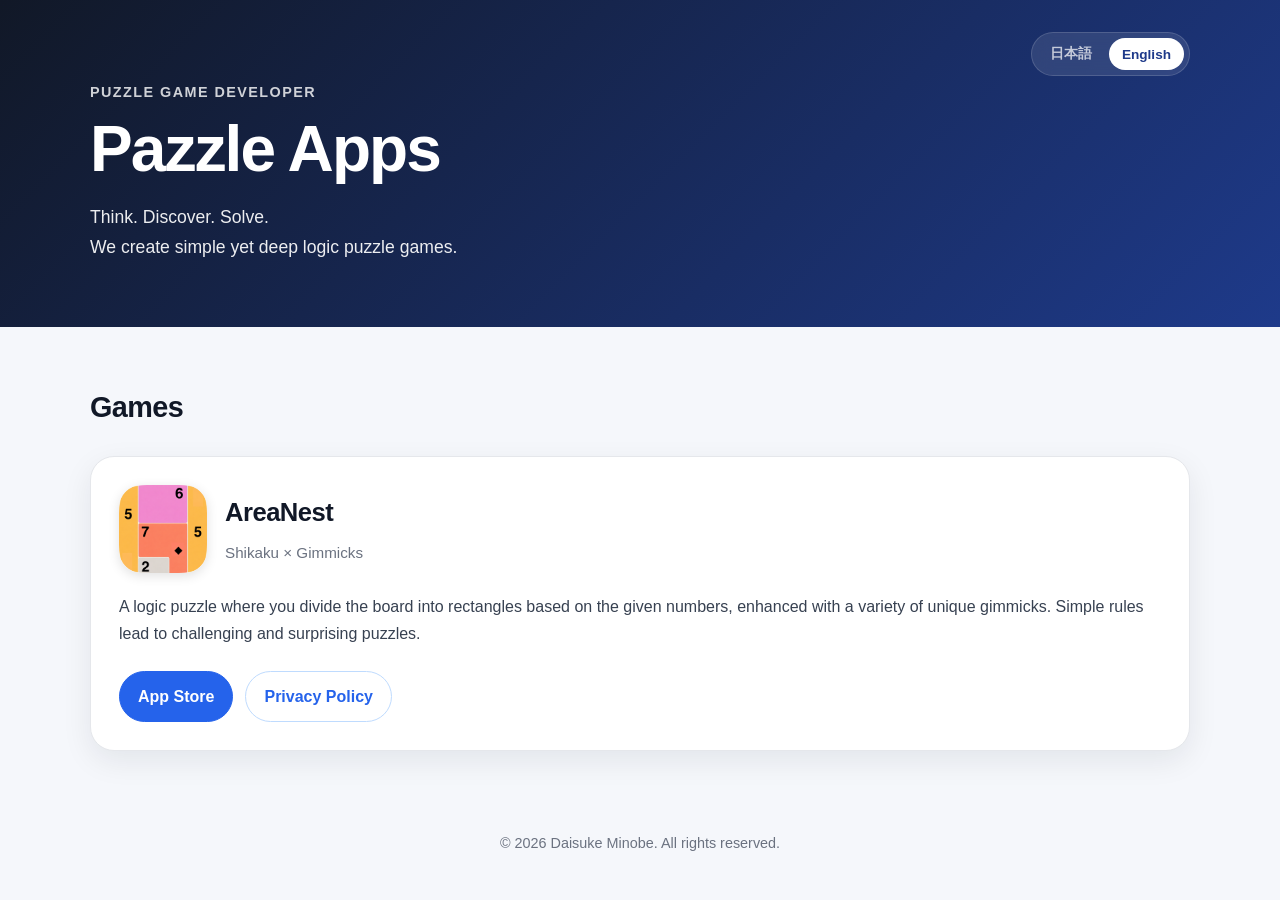
<file: index.html>
<!DOCTYPE html>
<html lang="ja">

<head>
  <meta charset="UTF-8">

  <meta
    name="viewport"
    content="width=device-width, initial-scale=1.0"
  >

  <title>Pazzle Apps</title>

  <meta
    name="description"
    content="Pazzle Appsは、シンプルで奥深いロジックパズルゲームを開発しています。"
  >

  <link
    rel="stylesheet"
    href="./style.css"
  >
</head>


<body>

  <!-- =========================
       Header
  ========================== -->

  <header class="hero">

    <div class="container hero-container">

      <!-- Language Switcher -->
      <div class="language-switcher">

        <button
          id="lang-ja"
          type="button"
          onclick="setLanguage('ja')"
        >
          日本語
        </button>

        <button
          id="lang-en"
          type="button"
          onclick="setLanguage('en')"
        >
          English
        </button>

      </div>


      <p
        class="eyebrow"
        data-ja="パズルゲーム開発"
        data-en="PUZZLE GAME DEVELOPER"
      >
        パズルゲーム開発
      </p>


      <h1>Pazzle Apps</h1>


      <p class="lead">

        <span
          data-ja="考える。ひらめく。解き明かす。"
          data-en="Think. Discover. Solve."
        >
          考える。ひらめく。解き明かす。
        </span>

        <br>

        <span
          data-ja="シンプルだけど奥深い、ロジックパズルゲームを開発しています。"
          data-en="We create simple yet deep logic puzzle games."
        >
          シンプルだけど奥深い、ロジックパズルゲームを開発しています。
        </span>

      </p>

    </div>

  </header>



  <!-- =========================
       Main
  ========================== -->

  <main class="container">

    <section class="section">

      <h2
        data-ja="ゲーム"
        data-en="Games"
      >
        ゲーム
      </h2>


      <div class="app-grid">


        <!-- AreaNest -->
        <article class="app-card">

          <div class="app-header">

            <img
              src="./images/areanest-icon.png"
              alt="AreaNest"
              class="app-icon"
            >


            <div>

              <h3>
                AreaNest
              </h3>

              <p class="tagline">
                Shikaku × Gimmicks
              </p>

            </div>

          </div>


          <p
            class="app-description"
            data-ja="数字が示す面積になるように盤面を長方形に分けていくロジックパズルに、さまざまなギミックを追加。シンプルなルールから生まれる、ひとクセある問題を楽しめます。"
            data-en="A logic puzzle where you divide the board into rectangles based on the given numbers, enhanced with a variety of unique gimmicks. Simple rules lead to challenging and surprising puzzles."
          >
            数字が示す面積になるように盤面を長方形に分けていくロジックパズルに、
            さまざまなギミックを追加。
            シンプルなルールから生まれる、ひとクセある問題を楽しめます。
          </p>


          <div class="app-links">

            <a
              class="button primary"
              href="https://apps.apple.com/us/app/areanest/id6801860560"
              target="_blank"
              rel="noopener noreferrer"
            >
              App Store
            </a>


            <a
              class="button secondary"
              href="./PrivacyPolicy_AreaNest.html"
              data-ja="プライバシーポリシー"
              data-en="Privacy Policy"
            >
              プライバシーポリシー
            </a>

          </div>

        </article>


      </div>

    </section>

  </main>



  <!-- =========================
       Footer
  ========================== -->

  <footer class="footer">

    <div class="container">

      <p>
        © 2026 Daisuke Minobe.
        <span
          data-ja="All rights reserved."
          data-en="All rights reserved."
        >
          All rights reserved.
        </span>
      </p>

    </div>

  </footer>



  <!-- =========================
       Language Script
  ========================== -->

  <script>

    function setLanguage(lang) {

      // HTML language setting
      document.documentElement.lang = lang;


      // Replace text
      const elements =
        document.querySelectorAll(
          '[data-ja][data-en]'
        );

      elements.forEach(function(element) {

        if (lang === 'ja') {
          element.textContent =
            element.dataset.ja;
        }
        else {
          element.textContent =
            element.dataset.en;
        }

      });


      // Save selected language
      try {

        localStorage.setItem(
          'pazzleAppsLanguage',
          lang
        );

      }
      catch (error) {

        // Ignore if localStorage is unavailable

      }


      // Button appearance
      const jaButton =
        document.getElementById('lang-ja');

      const enButton =
        document.getElementById('lang-en');


      jaButton.classList.toggle(
        'active',
        lang === 'ja'
      );

      enButton.classList.toggle(
        'active',
        lang === 'en'
      );


      jaButton.setAttribute(
        'aria-pressed',
        lang === 'ja'
      );

      enButton.setAttribute(
        'aria-pressed',
        lang === 'en'
      );


      // Meta description
      const description =
        document.querySelector(
          'meta[name="description"]'
        );

      if (description) {

        if (lang === 'ja') {

          description.setAttribute(
            'content',
            'Pazzle Appsは、シンプルで奥深いロジックパズルゲームを開発しています。'
          );

        }
        else {

          description.setAttribute(
            'content',
            'Pazzle Apps creates simple yet deep logic puzzle games.'
          );

        }

      }

    }



    function getInitialLanguage() {

      // Use saved language first
      try {

        const savedLanguage =
          localStorage.getItem(
            'pazzleAppsLanguage'
          );

        if (
          savedLanguage === 'ja' ||
          savedLanguage === 'en'
        ) {
          return savedLanguage;
        }

      }
      catch (error) {

        // Ignore if localStorage is unavailable

      }


      // Otherwise use browser language
      const browserLanguage =
        navigator.language ||
        navigator.userLanguage ||
        'en';


      if (
        browserLanguage
          .toLowerCase()
          .startsWith('ja')
      ) {
        return 'ja';
      }


      return 'en';

    }


    // Initialize
    setLanguage(
      getInitialLanguage()
    );

  </script>


</body>

</html>
</file>
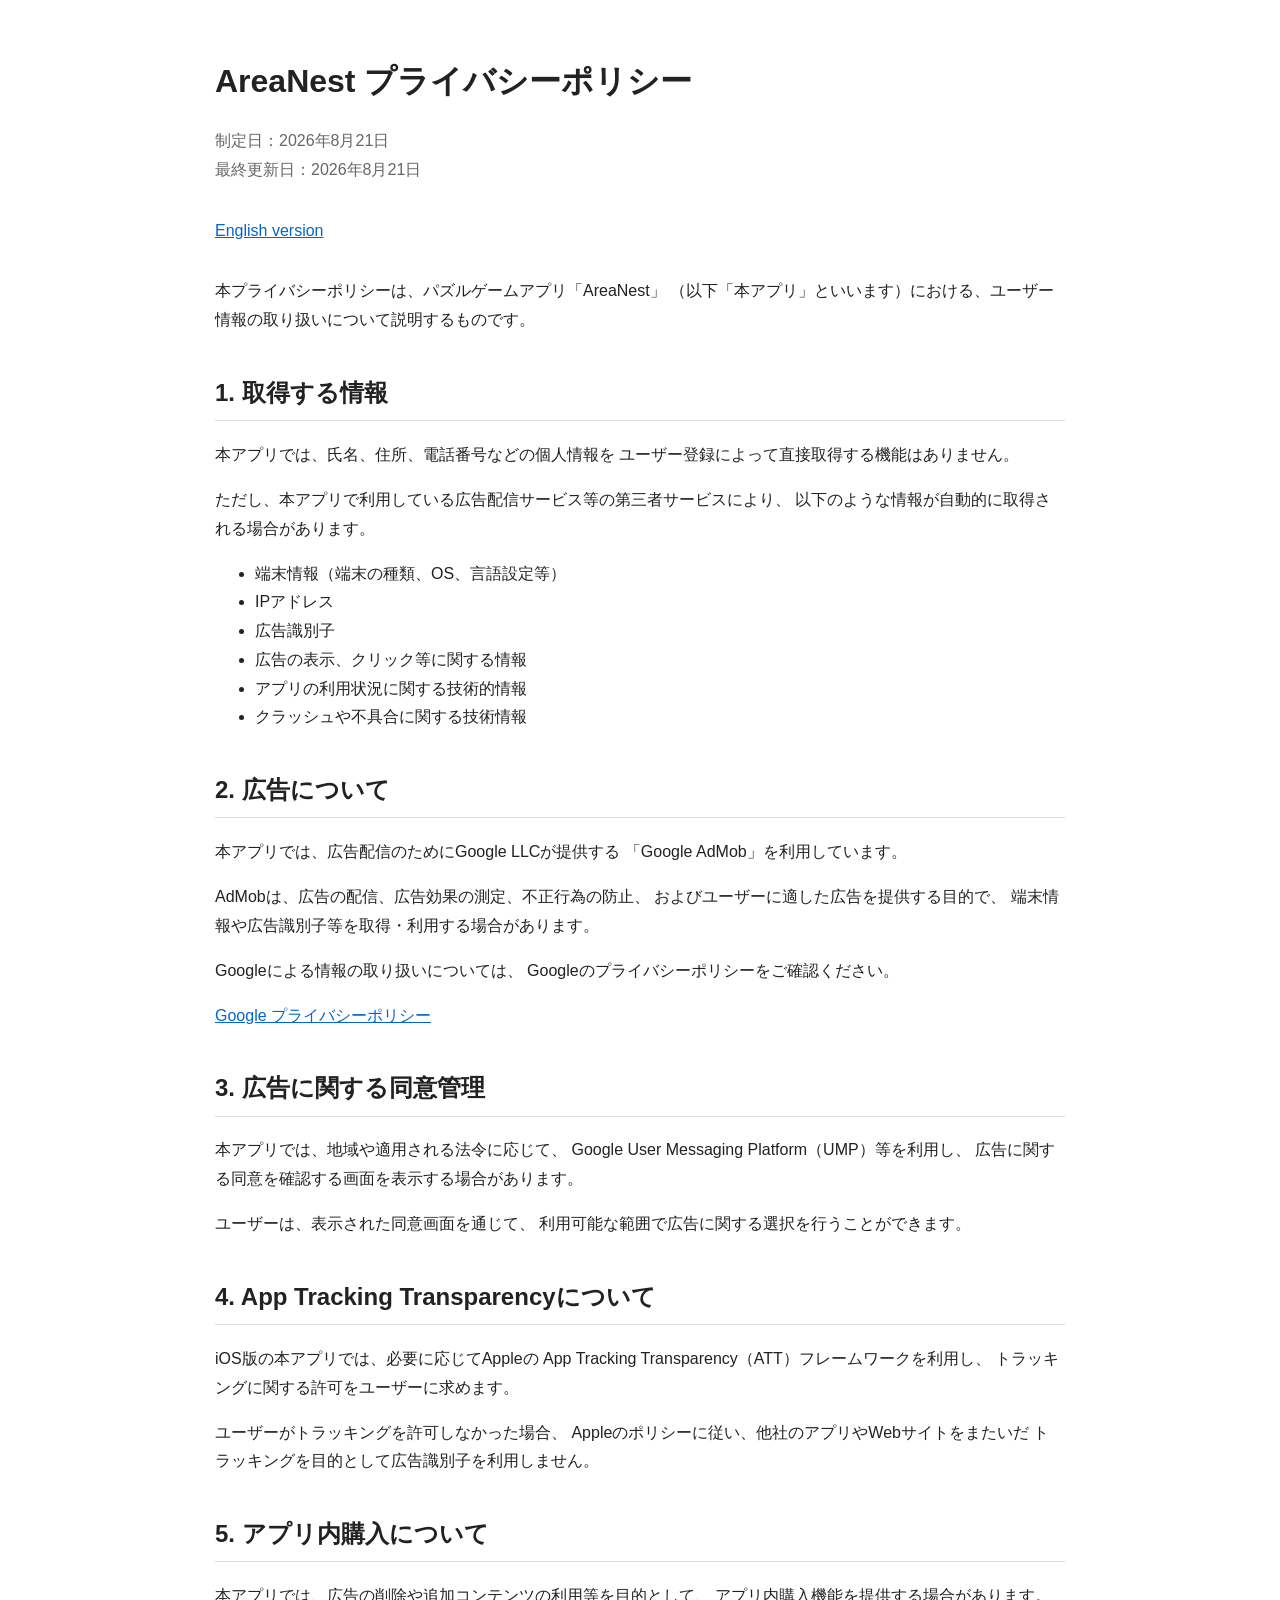
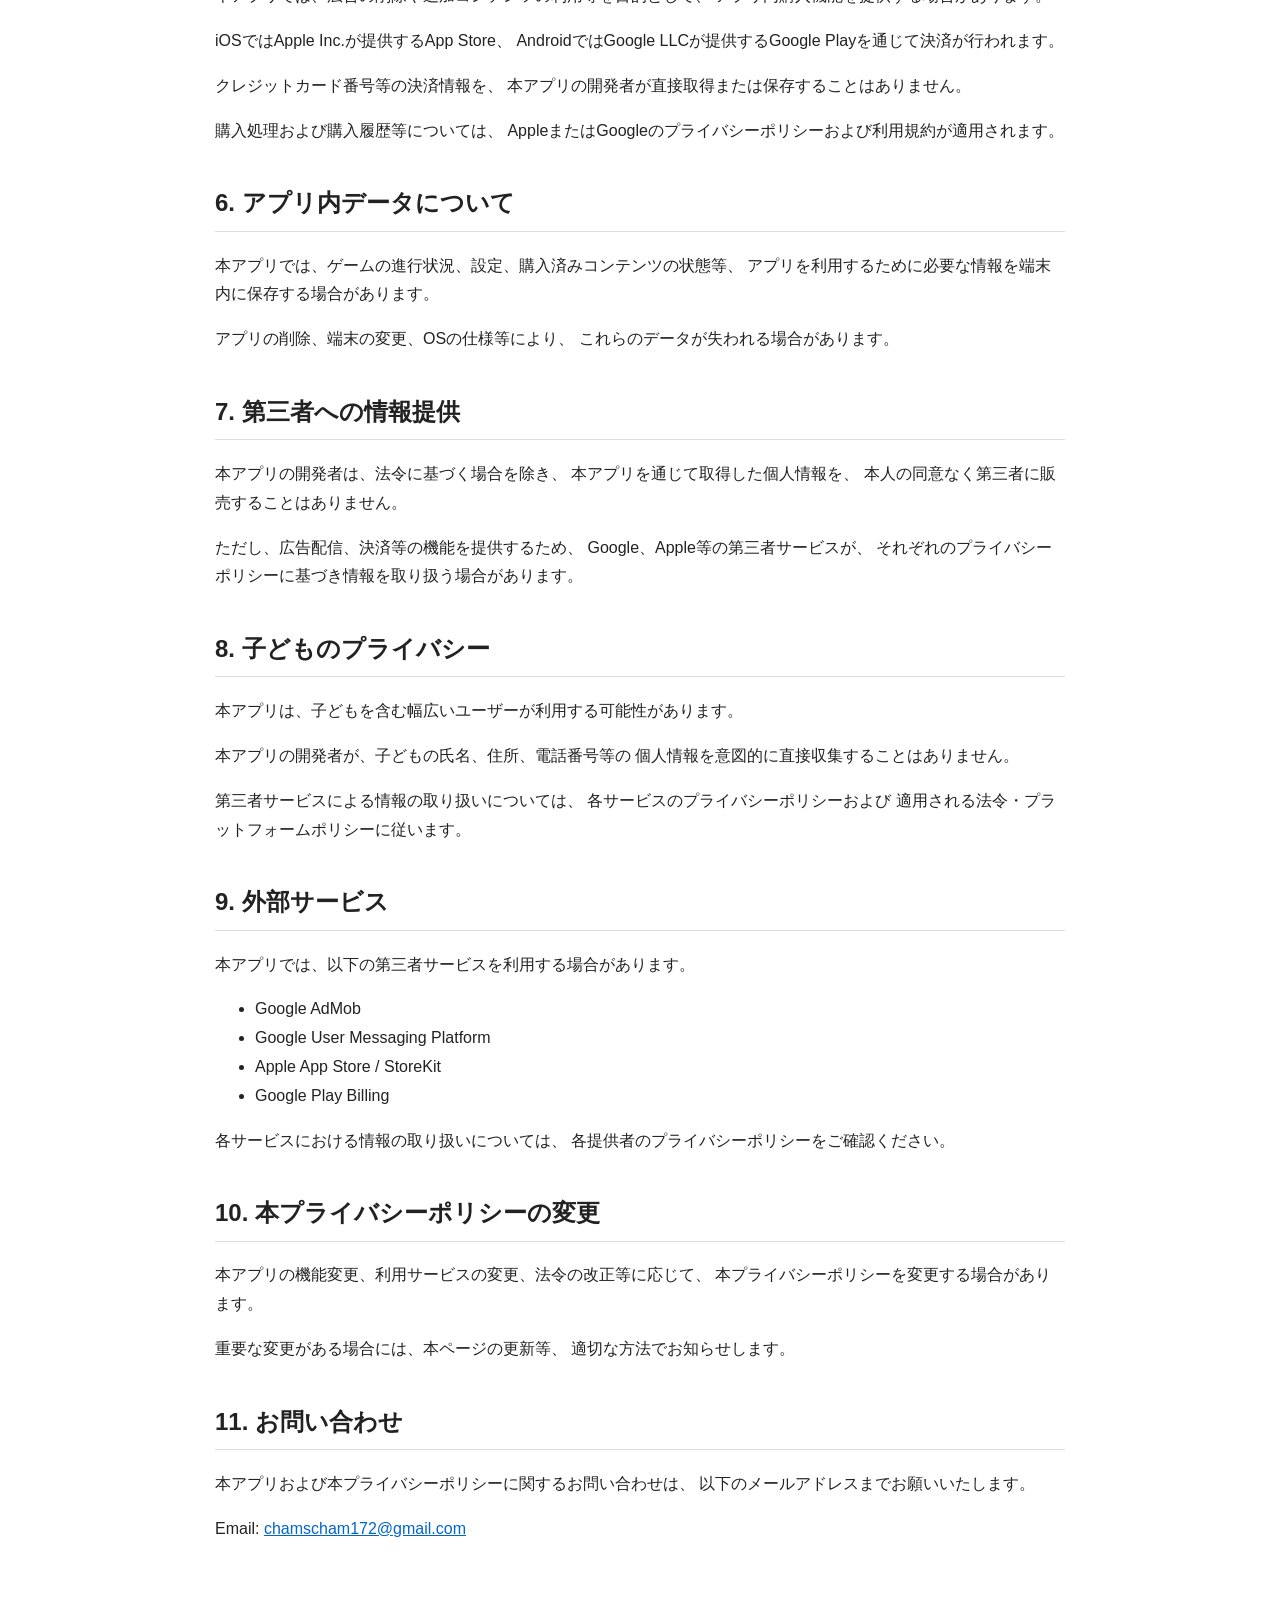
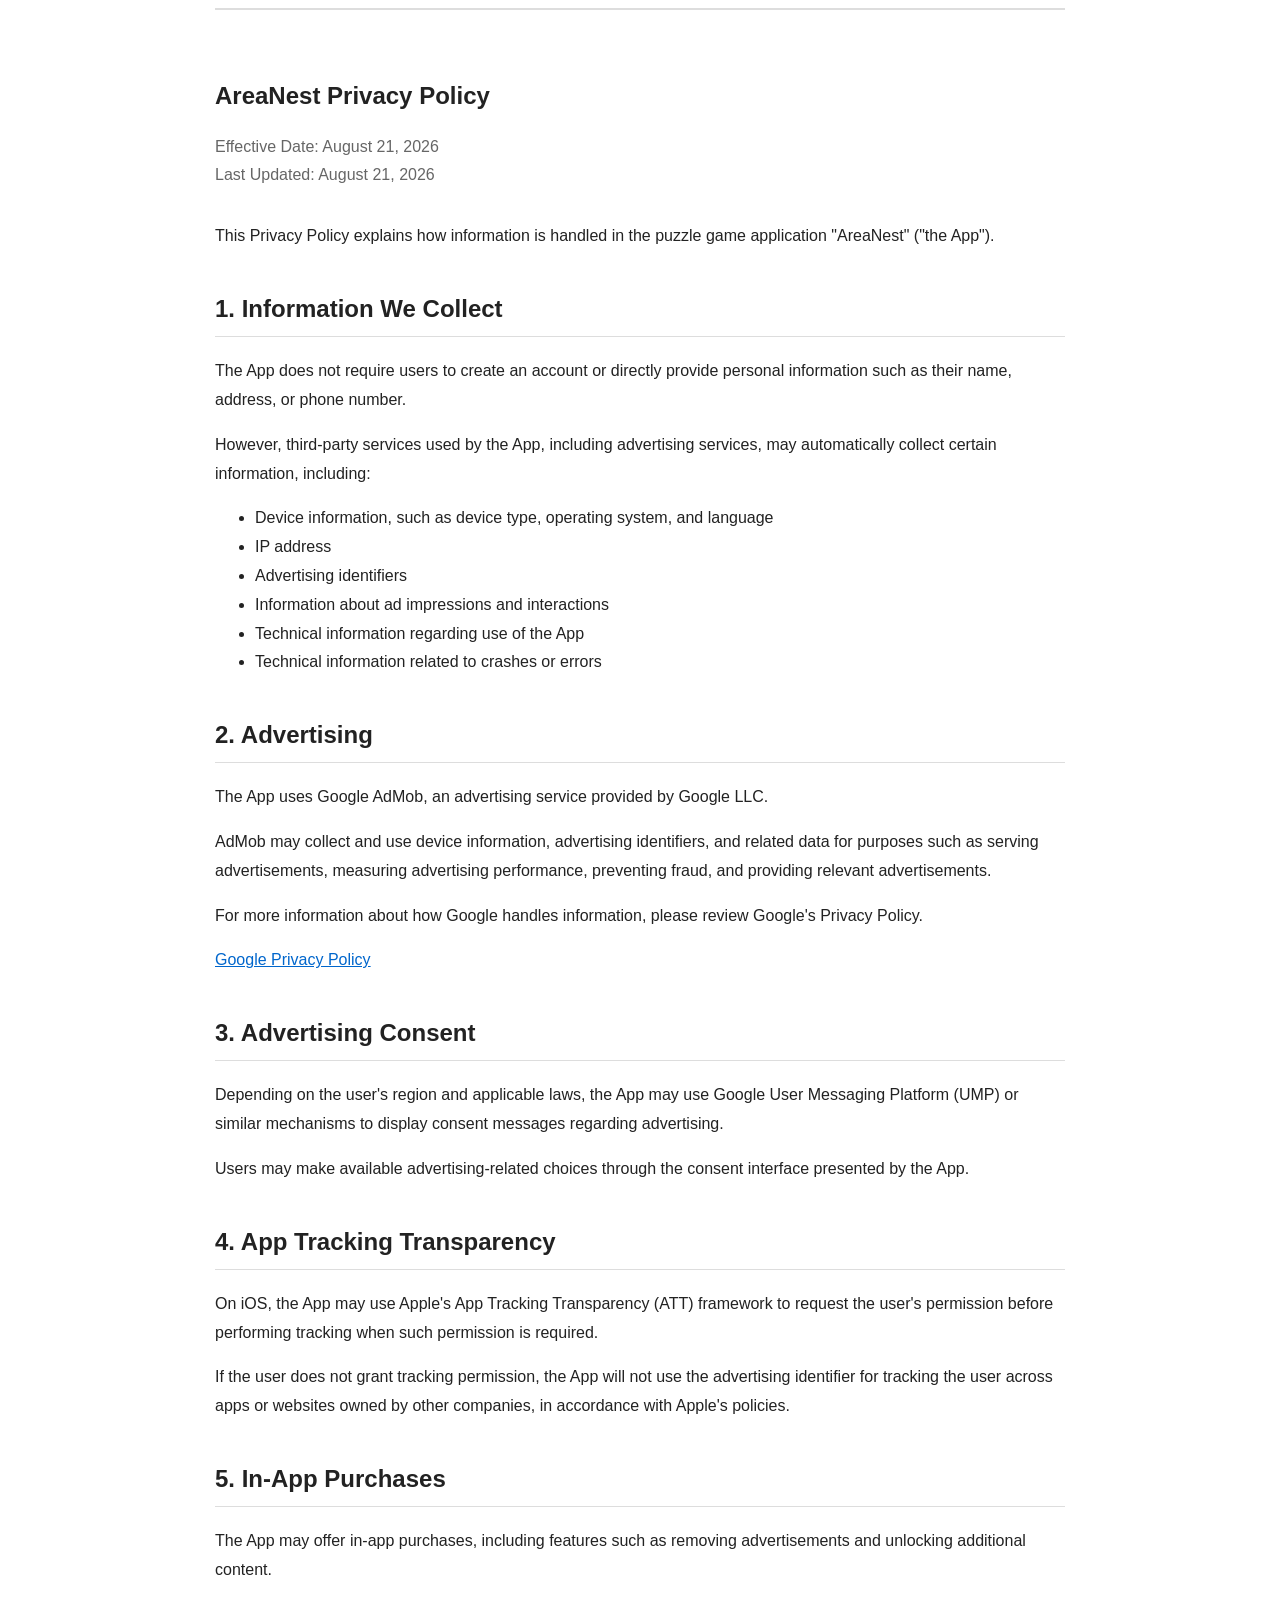
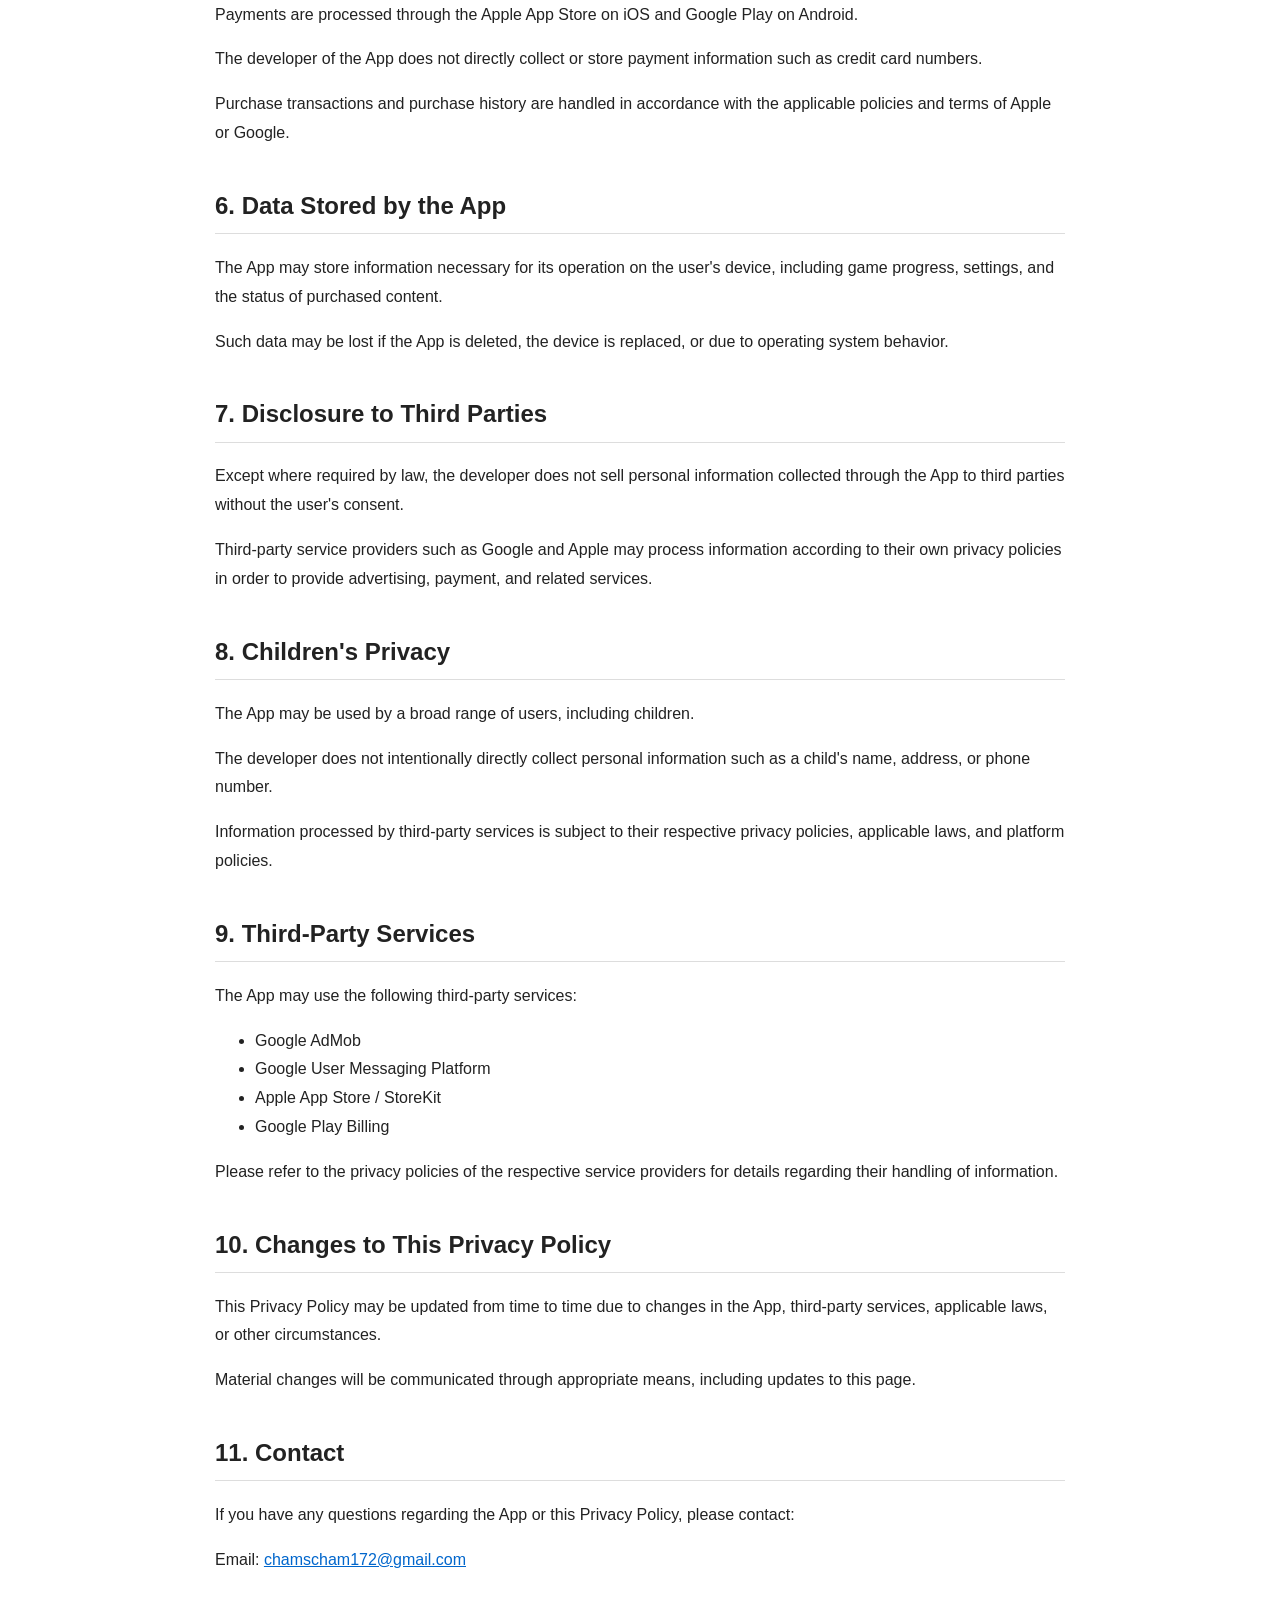
<file: PrivacyPolicy_AreaNest.html>
<!DOCTYPE html>
<html lang="ja">
<head>
    <meta charset="UTF-8">
    <meta name="viewport" content="width=device-width, initial-scale=1.0">

    <title>AreaNest - Privacy Policy</title>

    <style>
        body {
            font-family: -apple-system, BlinkMacSystemFont, "Segoe UI",
                         "Hiragino Kaku Gothic ProN", "Hiragino Sans",
                         "Yu Gothic", Meiryo, sans-serif;
            max-width: 850px;
            margin: 0 auto;
            padding: 32px 20px;
            line-height: 1.8;
            color: #222;
            background: #fff;
        }

        h1 {
            margin-bottom: 8px;
        }

        h2 {
            margin-top: 36px;
            padding-bottom: 6px;
            border-bottom: 1px solid #ddd;
        }

        h3 {
            margin-top: 28px;
        }

        .updated {
            color: #666;
            margin-bottom: 32px;
        }

        .language-link {
            margin-bottom: 32px;
        }

        .separator {
            margin: 64px 0;
            border: 0;
            border-top: 2px solid #ddd;
        }

        a {
            color: #0066cc;
        }
    </style>
</head>

<body>

<h1>AreaNest プライバシーポリシー</h1>

<p class="updated">
    制定日：2026年8月21日<br>
    最終更新日：2026年8月21日
</p>

<p class="language-link">
    <a href="#english">English version</a>
</p>

<p>
    本プライバシーポリシーは、パズルゲームアプリ「AreaNest」
    （以下「本アプリ」といいます）における、ユーザー情報の取り扱いについて説明するものです。
</p>


<h2>1. 取得する情報</h2>

<p>
    本アプリでは、氏名、住所、電話番号などの個人情報を
    ユーザー登録によって直接取得する機能はありません。
</p>

<p>
    ただし、本アプリで利用している広告配信サービス等の第三者サービスにより、
    以下のような情報が自動的に取得される場合があります。
</p>

<ul>
    <li>端末情報（端末の種類、OS、言語設定等）</li>
    <li>IPアドレス</li>
    <li>広告識別子</li>
    <li>広告の表示、クリック等に関する情報</li>
    <li>アプリの利用状況に関する技術的情報</li>
    <li>クラッシュや不具合に関する技術情報</li>
</ul>


<h2>2. 広告について</h2>

<p>
    本アプリでは、広告配信のためにGoogle LLCが提供する
    「Google AdMob」を利用しています。
</p>

<p>
    AdMobは、広告の配信、広告効果の測定、不正行為の防止、
    およびユーザーに適した広告を提供する目的で、
    端末情報や広告識別子等を取得・利用する場合があります。
</p>

<p>
    Googleによる情報の取り扱いについては、
    Googleのプライバシーポリシーをご確認ください。
</p>

<p>
    <a href="https://policies.google.com/privacy" target="_blank" rel="noopener noreferrer">
        Google プライバシーポリシー
    </a>
</p>


<h2>3. 広告に関する同意管理</h2>

<p>
    本アプリでは、地域や適用される法令に応じて、
    Google User Messaging Platform（UMP）等を利用し、
    広告に関する同意を確認する画面を表示する場合があります。
</p>

<p>
    ユーザーは、表示された同意画面を通じて、
    利用可能な範囲で広告に関する選択を行うことができます。
</p>


<h2>4. App Tracking Transparencyについて</h2>

<p>
    iOS版の本アプリでは、必要に応じてAppleの
    App Tracking Transparency（ATT）フレームワークを利用し、
    トラッキングに関する許可をユーザーに求めます。
</p>

<p>
    ユーザーがトラッキングを許可しなかった場合、
    Appleのポリシーに従い、他社のアプリやWebサイトをまたいだ
    トラッキングを目的として広告識別子を利用しません。
</p>


<h2>5. アプリ内購入について</h2>

<p>
    本アプリでは、広告の削除や追加コンテンツの利用等を目的として、
    アプリ内購入機能を提供する場合があります。
</p>

<p>
    iOSではApple Inc.が提供するApp Store、
    AndroidではGoogle LLCが提供するGoogle Playを通じて決済が行われます。
</p>

<p>
    クレジットカード番号等の決済情報を、
    本アプリの開発者が直接取得または保存することはありません。
</p>

<p>
    購入処理および購入履歴等については、
    AppleまたはGoogleのプライバシーポリシーおよび利用規約が適用されます。
</p>


<h2>6. アプリ内データについて</h2>

<p>
    本アプリでは、ゲームの進行状況、設定、購入済みコンテンツの状態等、
    アプリを利用するために必要な情報を端末内に保存する場合があります。
</p>

<p>
    アプリの削除、端末の変更、OSの仕様等により、
    これらのデータが失われる場合があります。
</p>


<h2>7. 第三者への情報提供</h2>

<p>
    本アプリの開発者は、法令に基づく場合を除き、
    本アプリを通じて取得した個人情報を、
    本人の同意なく第三者に販売することはありません。
</p>

<p>
    ただし、広告配信、決済等の機能を提供するため、
    Google、Apple等の第三者サービスが、
    それぞれのプライバシーポリシーに基づき情報を取り扱う場合があります。
</p>


<h2>8. 子どものプライバシー</h2>

<p>
    本アプリは、子どもを含む幅広いユーザーが利用する可能性があります。
</p>

<p>
    本アプリの開発者が、子どもの氏名、住所、電話番号等の
    個人情報を意図的に直接収集することはありません。
</p>

<p>
    第三者サービスによる情報の取り扱いについては、
    各サービスのプライバシーポリシーおよび
    適用される法令・プラットフォームポリシーに従います。
</p>


<h2>9. 外部サービス</h2>

<p>本アプリでは、以下の第三者サービスを利用する場合があります。</p>

<ul>
    <li>Google AdMob</li>
    <li>Google User Messaging Platform</li>
    <li>Apple App Store / StoreKit</li>
    <li>Google Play Billing</li>
</ul>

<p>
    各サービスにおける情報の取り扱いについては、
    各提供者のプライバシーポリシーをご確認ください。
</p>


<h2>10. 本プライバシーポリシーの変更</h2>

<p>
    本アプリの機能変更、利用サービスの変更、法令の改正等に応じて、
    本プライバシーポリシーを変更する場合があります。
</p>

<p>
    重要な変更がある場合には、本ページの更新等、
    適切な方法でお知らせします。
</p>


<h2>11. お問い合わせ</h2>

<p>
    本アプリおよび本プライバシーポリシーに関するお問い合わせは、
    以下のメールアドレスまでお願いいたします。
</p>

<p>
    Email:
    <a href="mailto:chamscham172@gmail.com">
        chamscham172@gmail.com
    </a>
</p>


<hr class="separator">


<section id="english">

<h1>AreaNest Privacy Policy</h1>

<p class="updated">
    Effective Date: August 21, 2026<br>
    Last Updated: August 21, 2026
</p>

<p>
    This Privacy Policy explains how information is handled in
    the puzzle game application "AreaNest" ("the App").
</p>


<h2>1. Information We Collect</h2>

<p>
    The App does not require users to create an account or directly provide
    personal information such as their name, address, or phone number.
</p>

<p>
    However, third-party services used by the App, including advertising
    services, may automatically collect certain information, including:
</p>

<ul>
    <li>Device information, such as device type, operating system, and language</li>
    <li>IP address</li>
    <li>Advertising identifiers</li>
    <li>Information about ad impressions and interactions</li>
    <li>Technical information regarding use of the App</li>
    <li>Technical information related to crashes or errors</li>
</ul>


<h2>2. Advertising</h2>

<p>
    The App uses Google AdMob, an advertising service provided by Google LLC.
</p>

<p>
    AdMob may collect and use device information, advertising identifiers,
    and related data for purposes such as serving advertisements,
    measuring advertising performance, preventing fraud,
    and providing relevant advertisements.
</p>

<p>
    For more information about how Google handles information,
    please review Google's Privacy Policy.
</p>

<p>
    <a href="https://policies.google.com/privacy" target="_blank" rel="noopener noreferrer">
        Google Privacy Policy
    </a>
</p>


<h2>3. Advertising Consent</h2>

<p>
    Depending on the user's region and applicable laws,
    the App may use Google User Messaging Platform (UMP)
    or similar mechanisms to display consent messages regarding advertising.
</p>

<p>
    Users may make available advertising-related choices
    through the consent interface presented by the App.
</p>


<h2>4. App Tracking Transparency</h2>

<p>
    On iOS, the App may use Apple's App Tracking Transparency (ATT)
    framework to request the user's permission before performing tracking
    when such permission is required.
</p>

<p>
    If the user does not grant tracking permission,
    the App will not use the advertising identifier for tracking
    the user across apps or websites owned by other companies,
    in accordance with Apple's policies.
</p>


<h2>5. In-App Purchases</h2>

<p>
    The App may offer in-app purchases, including features such as
    removing advertisements and unlocking additional content.
</p>

<p>
    Payments are processed through the Apple App Store on iOS
    and Google Play on Android.
</p>

<p>
    The developer of the App does not directly collect or store
    payment information such as credit card numbers.
</p>

<p>
    Purchase transactions and purchase history are handled in accordance
    with the applicable policies and terms of Apple or Google.
</p>


<h2>6. Data Stored by the App</h2>

<p>
    The App may store information necessary for its operation on the user's device,
    including game progress, settings, and the status of purchased content.
</p>

<p>
    Such data may be lost if the App is deleted,
    the device is replaced, or due to operating system behavior.
</p>


<h2>7. Disclosure to Third Parties</h2>

<p>
    Except where required by law, the developer does not sell personal information
    collected through the App to third parties without the user's consent.
</p>

<p>
    Third-party service providers such as Google and Apple may process information
    according to their own privacy policies in order to provide advertising,
    payment, and related services.
</p>


<h2>8. Children's Privacy</h2>

<p>
    The App may be used by a broad range of users, including children.
</p>

<p>
    The developer does not intentionally directly collect personal information
    such as a child's name, address, or phone number.
</p>

<p>
    Information processed by third-party services is subject to
    their respective privacy policies, applicable laws,
    and platform policies.
</p>


<h2>9. Third-Party Services</h2>

<p>The App may use the following third-party services:</p>

<ul>
    <li>Google AdMob</li>
    <li>Google User Messaging Platform</li>
    <li>Apple App Store / StoreKit</li>
    <li>Google Play Billing</li>
</ul>

<p>
    Please refer to the privacy policies of the respective service providers
    for details regarding their handling of information.
</p>


<h2>10. Changes to This Privacy Policy</h2>

<p>
    This Privacy Policy may be updated from time to time due to changes
    in the App, third-party services, applicable laws, or other circumstances.
</p>

<p>
    Material changes will be communicated through appropriate means,
    including updates to this page.
</p>


<h2>11. Contact</h2>

<p>
    If you have any questions regarding the App or this Privacy Policy,
    please contact:
</p>

<p>
    Email:
    <a href="mailto:chamscham172@gmail.com">
        chamscham172@gmail.com
    </a>
</p>

</section>

</body>
</html>
</file>
<file: style.css>
/* =========================
   Base
========================= */

* {
  box-sizing: border-box;
}


html {
  scroll-behavior: smooth;
}


body {
  margin: 0;

  font-family:
    -apple-system,
    BlinkMacSystemFont,
    "Segoe UI",
    Roboto,
    "Helvetica Neue",
    Arial,
    sans-serif;

  background: #f5f7fb;

  color: #1f2937;

  line-height: 1.7;

  -webkit-font-smoothing: antialiased;
}


/* =========================
   Container
========================= */

.container {
  width:
    min(
      1100px,
      calc(100% - 32px)
    );

  margin: 0 auto;
}



/* =========================
   Hero
========================= */

.hero {
  background:
    linear-gradient(
      135deg,
      #111827 0%,
      #1e3a8a 100%
    );

  color: white;

  padding:
    80px 0 64px;
}


.hero-container {
  position: relative;
}


.eyebrow {
  margin:
    0 0 10px;

  font-size: 0.9rem;

  font-weight: 700;

  letter-spacing: 0.1em;

  text-transform: uppercase;

  opacity: 0.8;
}


.hero h1 {
  margin: 0;

  font-size:
    clamp(
      2.5rem,
      7vw,
      4rem
    );

  line-height: 1.1;

  letter-spacing: -0.03em;
}


.lead {
  margin:
    18px 0 0;

  max-width: 700px;

  font-size: 1.1rem;

  color:
    rgba(
      255,
      255,
      255,
      0.92
    );
}



/* =========================
   Language Switcher
========================= */

.language-switcher {
  position: absolute;

  top: -48px;

  right: 0;

  display: flex;

  gap: 4px;

  padding: 5px;

  background:
    rgba(
      255,
      255,
      255,
      0.10
    );

  border:
    1px solid
    rgba(
      255,
      255,
      255,
      0.15
    );

  border-radius: 999px;

  backdrop-filter: blur(10px);

  -webkit-backdrop-filter:
    blur(10px);
}


.language-switcher button {
  border: none;

  outline: none;

  background: transparent;

  color:
    rgba(
      255,
      255,
      255,
      0.72
    );

  padding:
    7px 13px;

  border-radius: 999px;

  cursor: pointer;

  font-family: inherit;

  font-size: 0.85rem;

  font-weight: 600;

  transition:
    background 0.15s ease,
    color 0.15s ease,
    transform 0.15s ease;
}


.language-switcher button:hover {
  color: white;
}


.language-switcher button:active {
  transform: scale(0.97);
}


.language-switcher button.active {
  background: white;

  color: #1e3a8a;
}



/* =========================
   Sections
========================= */

.section {
  padding:
    56px 0;
}


.section h2 {
  margin:
    0 0 24px;

  font-size: 1.8rem;

  color: #111827;

  letter-spacing: -0.02em;
}



/* =========================
   App Grid
========================= */

.app-grid {
  display: grid;

  grid-template-columns:
    repeat(
      auto-fit,
      minmax(
        280px,
        1fr
      )
    );

  gap: 24px;
}



/* =========================
   App Card
========================= */

.app-card {
  background: white;

  border:
    1px solid #e5e7eb;

  border-radius: 24px;

  padding: 28px;

  box-shadow:
    0 10px 30px
    rgba(
      15,
      23,
      42,
      0.08
    );

  transition:
    transform 0.2s ease,
    box-shadow 0.2s ease;
}


.app-card:hover {
  transform:
    translateY(-2px);

  box-shadow:
    0 16px 36px
    rgba(
      15,
      23,
      42,
      0.11
    );
}



/* =========================
   App Header
========================= */

.app-header {
  display: flex;

  align-items: center;

  gap: 18px;

  margin-bottom: 20px;
}


.app-icon {
  width: 88px;

  height: 88px;

  flex-shrink: 0;

  border-radius: 22px;

  object-fit: cover;

  background: #f3f4f6;

  box-shadow:
    0 3px 12px
    rgba(
      0,
      0,
      0,
      0.12
    );
}


.app-card h3 {
  margin: 0;

  font-size: 1.6rem;

  color: #111827;

  letter-spacing: -0.02em;
}


.tagline {
  margin:
    5px 0 0;

  font-size: 0.95rem;

  color: #6b7280;
}



/* =========================
   App Description
========================= */

.app-description {
  margin:
    0 0 24px;

  color: #374151;
}



/* =========================
   Buttons
========================= */

.app-links {
  display: flex;

  flex-wrap: wrap;

  gap: 12px;
}


.button {
  display: inline-block;

  padding:
    11px 18px;

  border-radius: 999px;

  font-weight: 700;

  text-decoration: none;

  transition:
    transform 0.15s ease,
    background 0.15s ease,
    border-color 0.15s ease;
}


.button:hover {
  transform:
    translateY(-2px);
}


.button:active {
  transform:
    translateY(0);
}


.button.primary {
  background: #2563eb;

  color: white;

  border:
    1px solid #2563eb;
}


.button.primary:hover {
  background: #1d4ed8;

  border-color: #1d4ed8;
}


.button.secondary {
  background: white;

  color: #2563eb;

  border:
    1px solid #bfdbfe;
}


.button.secondary:hover {
  background: #eff6ff;

  border-color: #93c5fd;
}



/* =========================
   Footer
========================= */

.footer {
  padding:
    24px 0 40px;

  text-align: center;

  color: #6b7280;

  font-size: 0.9rem;
}


.footer p {
  margin: 0;
}



/* =========================
   Mobile
========================= */

@media (max-width: 600px) {

  .hero {
    padding:
      72px 0 48px;
  }


  .language-switcher {
    top: -52px;

    right: 0;
  }


  .language-switcher button {
    padding:
      6px 10px;

    font-size: 0.8rem;
  }


  .section {
    padding:
      40px 0;
  }


  .app-card {
    padding: 22px;

    border-radius: 20px;
  }


  .app-icon {
    width: 76px;

    height: 76px;

    border-radius: 19px;
  }


  .app-card h3 {
    font-size: 1.4rem;
  }


  .lead {
    font-size: 1rem;
  }

}



/* =========================
   Very Small Screens
========================= */

@media (max-width: 380px) {

  .app-header {
    gap: 14px;
  }


  .app-icon {
    width: 68px;

    height: 68px;

    border-radius: 17px;
  }


  .button {
    padding:
      10px 15px;

    font-size: 0.9rem;
  }

}
</file>
